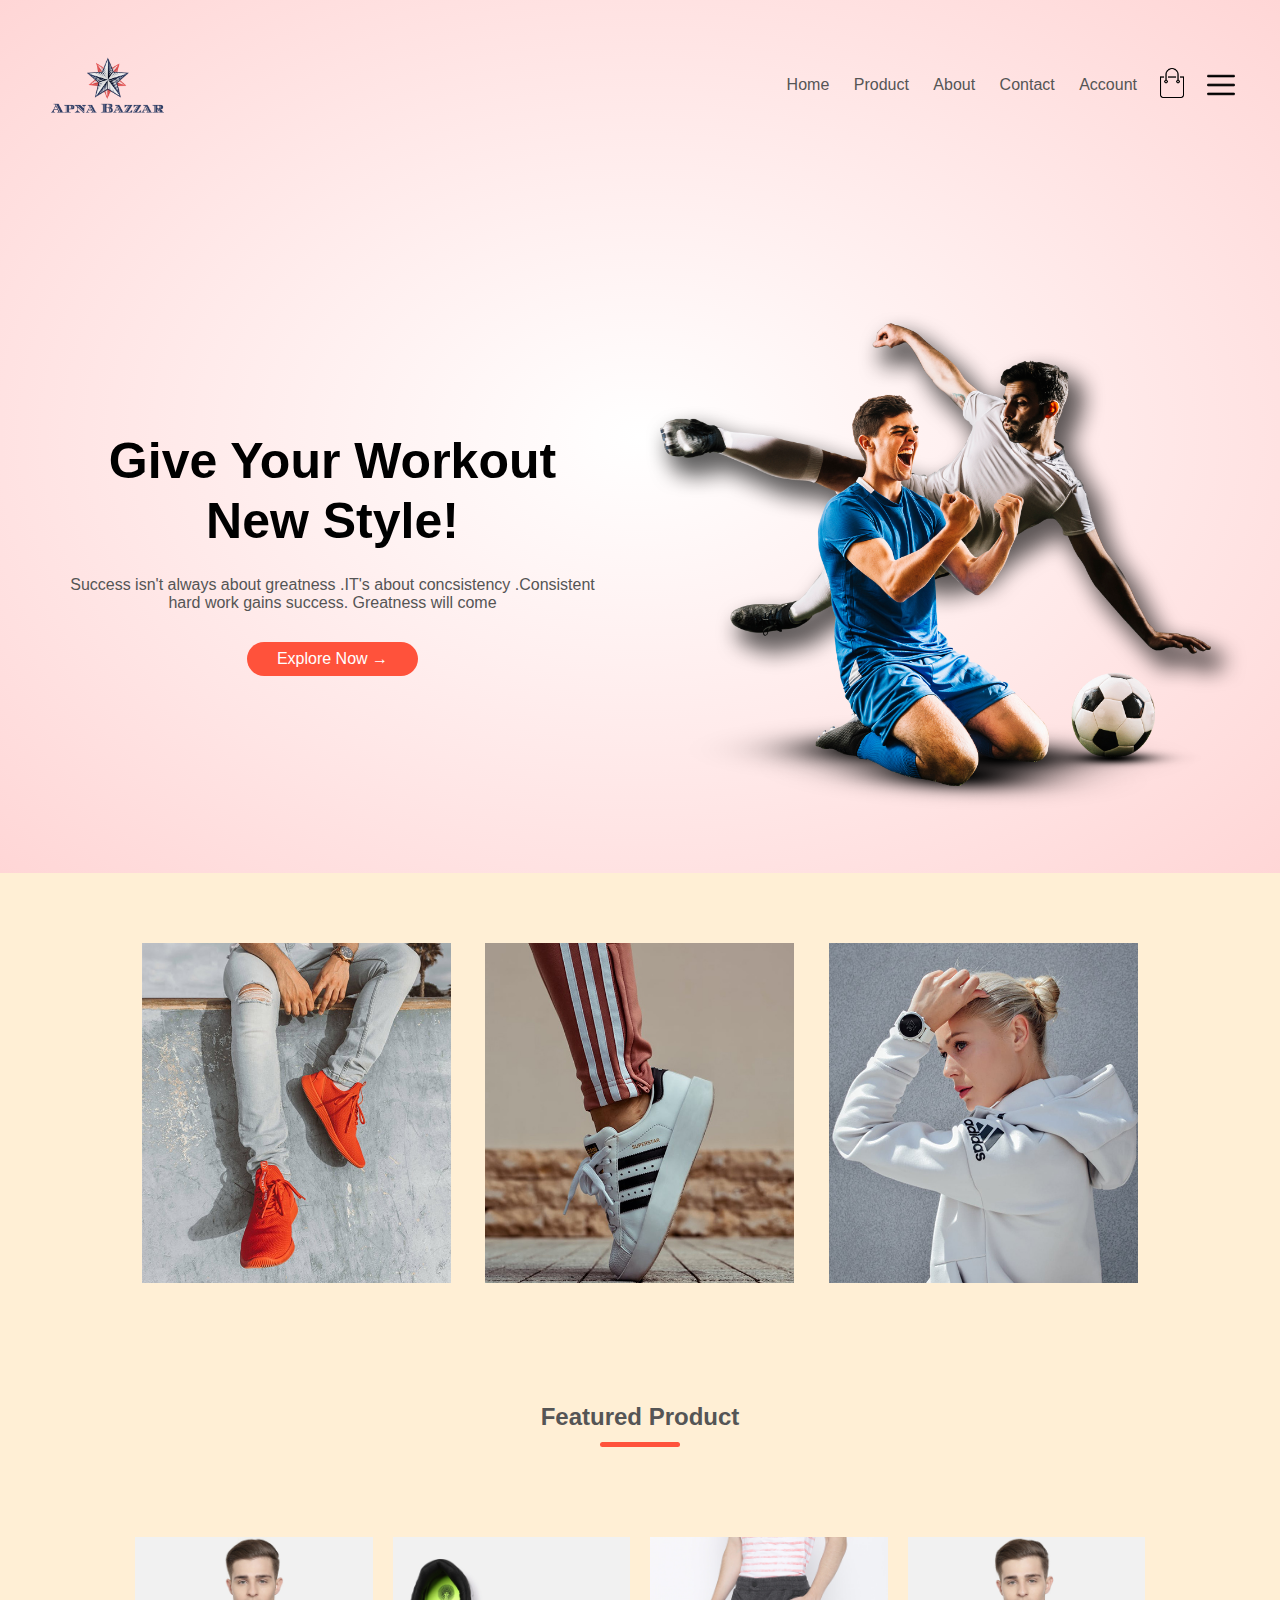
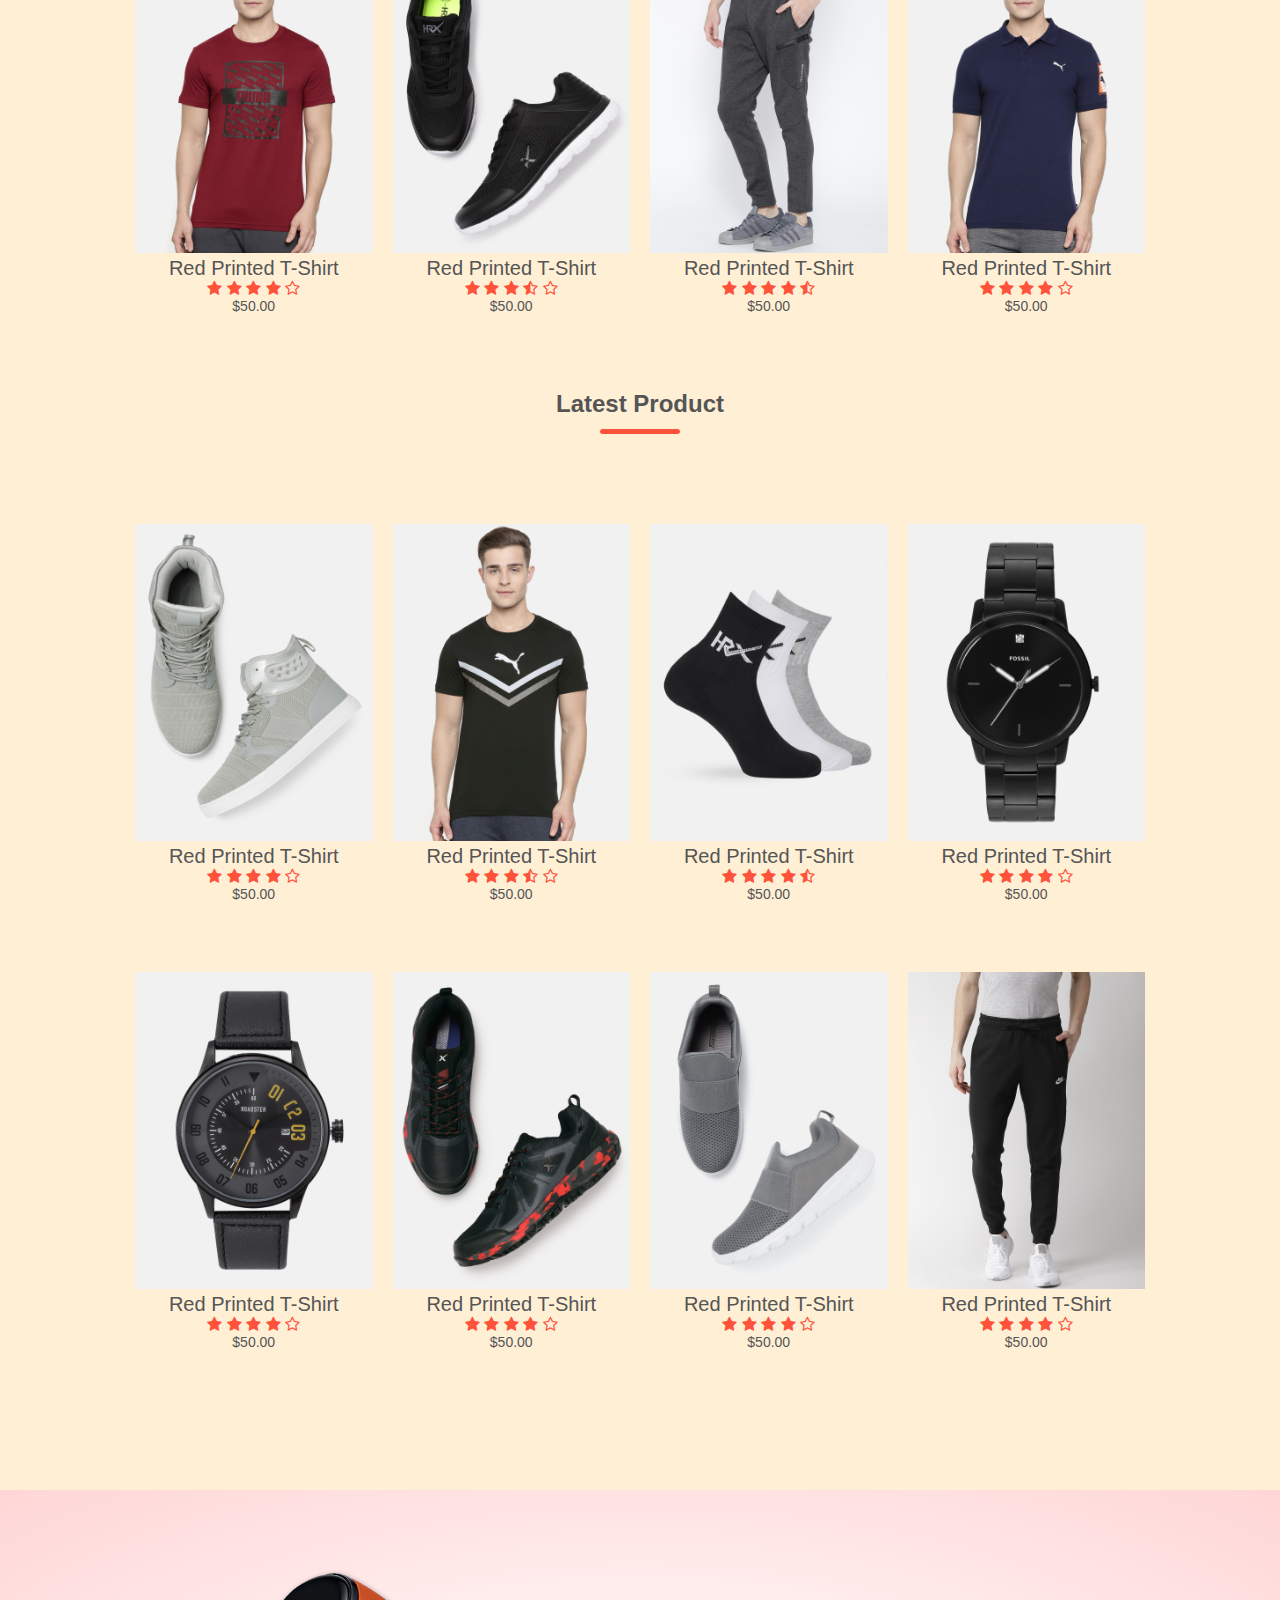
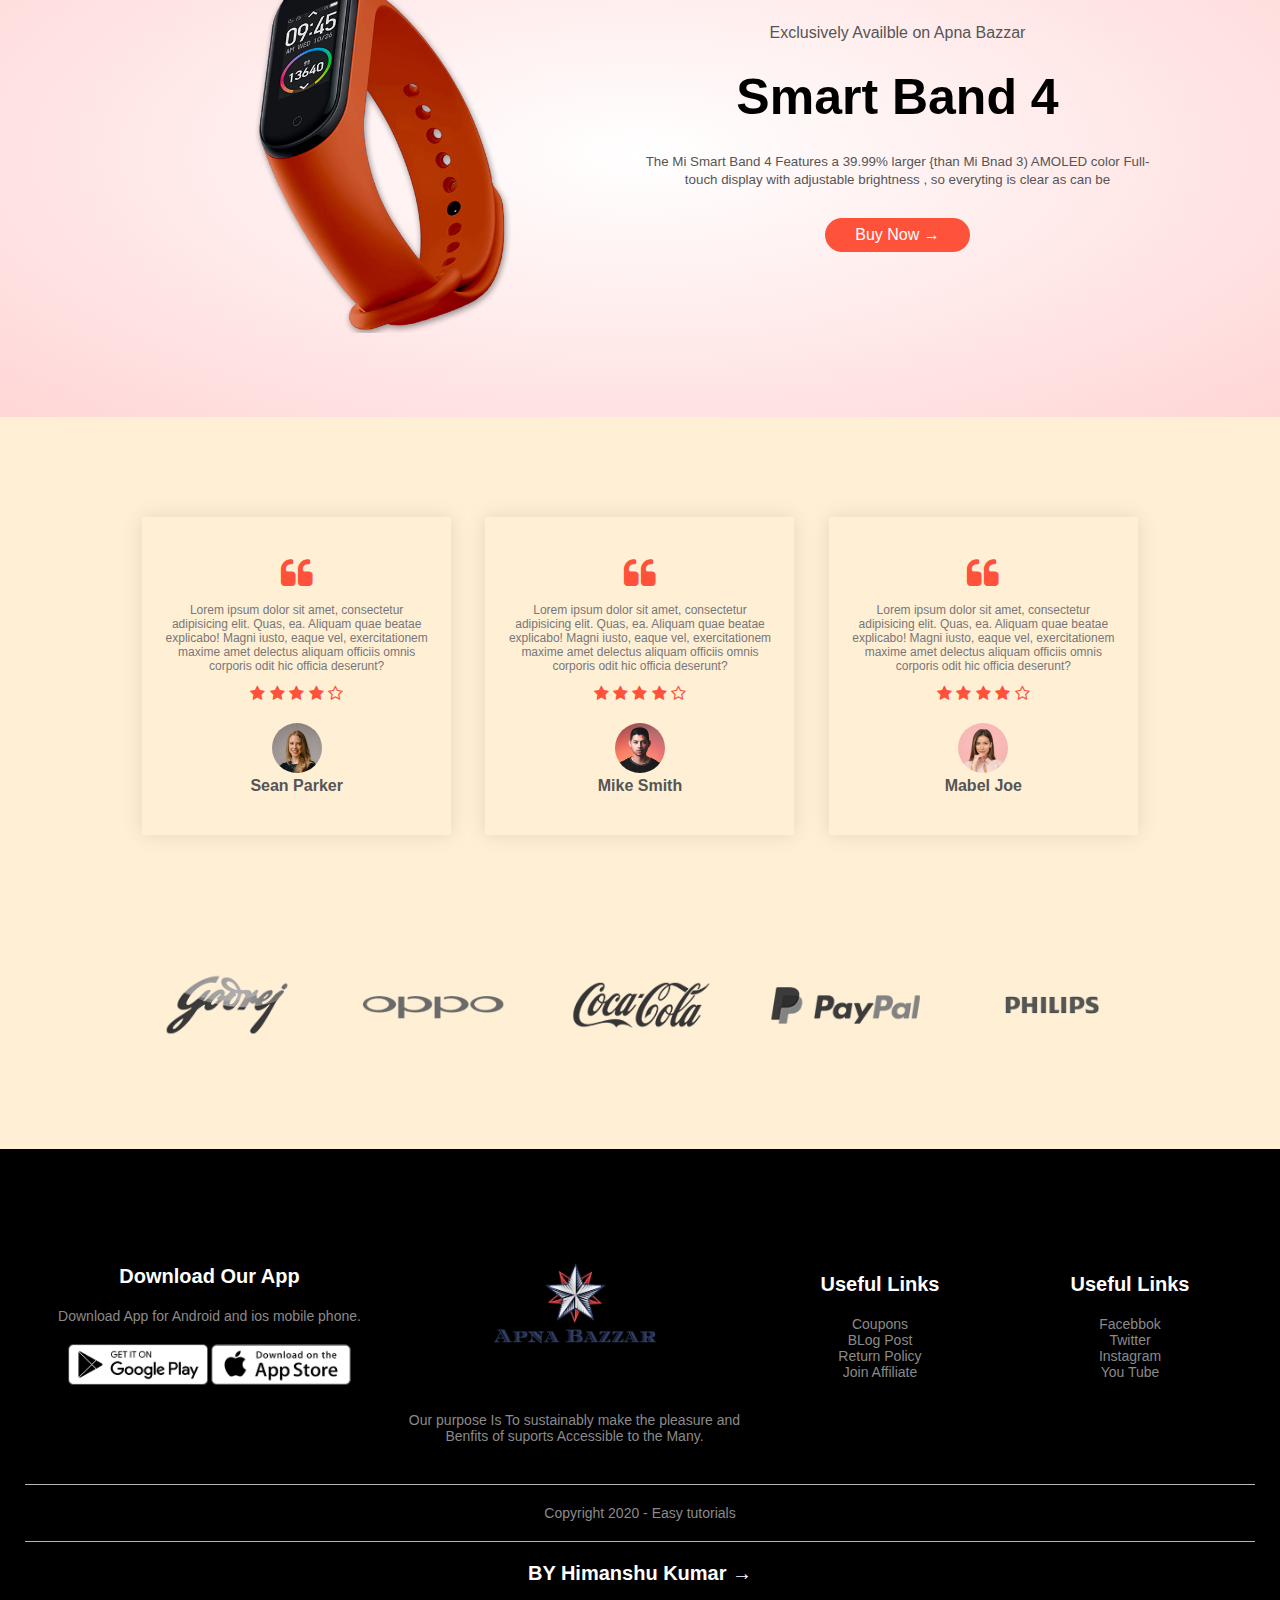
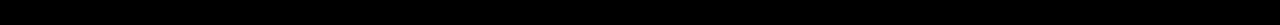
<file: index.html>
<!DOCTYPE html>
<html lang="en">

<head>
    <meta charset="UTF-8">
    <meta name="viewport" content="width=device-width, initial-scale=1.0">
    <title>Apna Bazzar | Ecommerce website</title>

    <link rel="stylesheet" href="https://him12.github.io/Apna-Bazzar/style.css">
    <link href="https://fonts.googleapis.com/css2?family=Poppins:wght@200;300;400;500;600;700&display=swap"
        rel="stylesheet">
    <link rel="stylesheet" href="https://stackpath.bootstrapcdn.com/font-awesome/4.7.0/css/font-awesome.min.css">
</head>

<body>
    <div class="header">
        <div class="container">

            <div class="navbar">
                <div class="logo">
                    <a href="index.html"><img src="images/logo.png" width="125px"></a> 
                </div>
                <nav>
                    <ul id="MenuItems">
                        <li><a href="index.html">Home</a></li>
                        <li><a href="products.html">Product</a></li>
                        <li><a href="">About</a></li>
                        <li><a href="contact.html">Contact</a></li>
                        <li><a href="account.html">Account</a></li>
                    </ul>
                </nav>
                <a href="cart.html"><img src="images/cart.png" width="30px" height="30px"></a>             
                <img src="images/menu.png" class="menu-icon" onclick="menutoggle()">
            </div>
            <div class="row">
                <div class="col-2">
                    <h1>Give Your Workout <br> New Style!</h1>
                    <p>Success isn't always about greatness .IT's about concsistency .Consistent<br> hard work gains
                        success.
                        Greatness will come</p>
                    <a href="" class="btn">Explore Now &#8594;</a>
                </div>
                <div class="col-2">
                    <img src="images/image1.png">
                </div>
            </div>
        </div>
    </div>

    <!--------------------------------------------Featured Catogeries----------------------------------->

    <div class="categories">
        <div class="small-container">
            <div class="row">
                <div class="col-3">
                    <img src="images/category-1.jpg">
                </div>
                <div class="col-3">
                    <img src="images/category-2.jpg">
                </div>
                <div class="col-3">
                    <img src="images/category-3.jpg">
                </div>
            </div>
        </div>

    </div>
    <!-------------------------------------Featured Produts ---------------------------------------------->
    <div class="small-container">

        <h2 class="title">Featured Product</h2>
        <div class="row">
            <div class="col-4">
                <a href="product-details.html"><img src="images/product-1.jpg"></a>
                <a href="product-details.html"><h4>Red Printed T-Shirt</h4></a>
                <div class="rating">
                    <i class="fa fa-star"></i>
                    <i class="fa fa-star"></i>
                    <i class="fa fa-star"></i>
                    <i class="fa fa-star"></i>
                    <i class="fa fa-star-o"></i>

                </div>
                <p>$50.00</p>
            </div>
            <div class="col-4">
                <img src="images/product-2.jpg">
                <h4>Red Printed T-Shirt</h4>
                <div class="rating">
                    <i class="fa fa-star"></i>
                    <i class="fa fa-star"></i>
                    <i class="fa fa-star"></i>
                    <i class="fa fa-star-half-o"></i>
                    <i class="fa fa-star-o"></i>

                </div>
                <p>$50.00</p>
            </div>
            <div class="col-4">
                <img src="images/product-3.jpg">
                <h4>Red Printed T-Shirt</h4>
                <div class="rating">
                    <i class="fa fa-star"></i>
                    <i class="fa fa-star"></i>
                    <i class="fa fa-star"></i>
                    <i class="fa fa-star"></i>
                    <i class="fa fa-star-half-o"></i>

                </div>
                <p>$50.00</p>
            </div>
            <div class="col-4">
                <img src="images/product-4.jpg">
                <h4>Red Printed T-Shirt</h4>
                <div class="rating">
                    <i class="fa fa-star"></i>
                    <i class="fa fa-star"></i>
                    <i class="fa fa-star"></i>
                    <i class="fa fa-star"></i>
                    <i class="fa fa-star-o"></i>

                </div>
                <p>$50.00</p>
            </div>
        </div>
        <h2 class="title">Latest Product</h2>
        <div class="row">
            <div class="col-4">
                <img src="images/product-5.jpg">
                <h4>Red Printed T-Shirt</h4>
                <div class="rating">
                    <i class="fa fa-star"></i>
                    <i class="fa fa-star"></i>
                    <i class="fa fa-star"></i>
                    <i class="fa fa-star"></i>
                    <i class="fa fa-star-o"></i>

                </div>
                <p>$50.00</p>
            </div>
            <div class="col-4">
                <img src="images/product-6.jpg">
                <h4>Red Printed T-Shirt</h4>
                <div class="rating">
                    <i class="fa fa-star"></i>
                    <i class="fa fa-star"></i>
                    <i class="fa fa-star"></i>
                    <i class="fa fa-star-half-o"></i>
                    <i class="fa fa-star-o"></i>

                </div>
                <p>$50.00</p>
            </div>
            <div class="col-4">
                <img src="images/product-7.jpg">
                <h4>Red Printed T-Shirt</h4>
                <div class="rating">
                    <i class="fa fa-star"></i>
                    <i class="fa fa-star"></i>
                    <i class="fa fa-star"></i>
                    <i class="fa fa-star"></i>
                    <i class="fa fa-star-half-o"></i>

                </div>
                <p>$50.00</p>
            </div>
            <div class="col-4">
                <img src="images/product-8.jpg">
                <h4>Red Printed T-Shirt</h4>
                <div class="rating">
                    <i class="fa fa-star"></i>
                    <i class="fa fa-star"></i>
                    <i class="fa fa-star"></i>
                    <i class="fa fa-star"></i>
                    <i class="fa fa-star-o"></i>
                </div>
                <p>$50.00</p>
            </div>
            <div class="col-4">
                <img src="images/product-9.jpg">
                <h4>Red Printed T-Shirt</h4>
                <div class="rating">
                    <i class="fa fa-star"></i>
                    <i class="fa fa-star"></i>
                    <i class="fa fa-star"></i>
                    <i class="fa fa-star"></i>
                    <i class="fa fa-star-o"></i>
                </div>
                <p>$50.00</p>
            </div>
            <div class="col-4">
                <img src="images/product-10.jpg">
                <h4>Red Printed T-Shirt</h4>
                <div class="rating">
                    <i class="fa fa-star"></i>
                    <i class="fa fa-star"></i>
                    <i class="fa fa-star"></i>
                    <i class="fa fa-star"></i>
                    <i class="fa fa-star-o"></i>
                </div>
                <p>$50.00</p>
            </div>
            <div class="col-4">
                <img src="images/product-11.jpg">
                <h4>Red Printed T-Shirt</h4>
                <div class="rating">
                    <i class="fa fa-star"></i>
                    <i class="fa fa-star"></i>
                    <i class="fa fa-star"></i>
                    <i class="fa fa-star"></i>
                    <i class="fa fa-star-o"></i>
                </div>
                <p>$50.00</p>
            </div>
            <div class="col-4">
                <img src="images/product-12.jpg">
                <h4>Red Printed T-Shirt</h4>
                <div class="rating">
                    <i class="fa fa-star"></i>
                    <i class="fa fa-star"></i>
                    <i class="fa fa-star"></i>
                    <i class="fa fa-star"></i>
                    <i class="fa fa-star-o"></i>
                </div>
                <p>$50.00</p>
            </div>
        </div>
    </div>
    <!---------------------------------------------------------------Offer--------------------------------------------------------->
    <div class="offer">
        <div class="small-container">
            <div class="row">
                <div class="col-2">
                    <img src="images/exclusive.png" class="offer-img">
                </div>
                <div class="col-2">
                    <p>Exclusively Availble on Apna Bazzar</p>
                    <h1>Smart Band 4</h1>
                    <small>The Mi Smart Band 4 Features a 39.99% larger {than Mi Bnad 3) AMOLED color Full-touch display
                        with adjustable brightness , so everyting is clear as can be</small>
                    <a href="" class="btn"> Buy Now &#8594;</a>
                </div>
            </div>
        </div>
    </div>
    <!----------------------------------------------------testinomial------------------------------------------------------------->
    <div class="testinomial">
        <div class="small-container">
            <div class="row">
                <div class="col-3">
                    <i class="fa fa-quote-left"></i>
                    <p>Lorem ipsum dolor sit amet, consectetur adipisicing elit. Quas, ea. Aliquam quae beatae
                        explicabo! Magni iusto, eaque vel, exercitationem maxime amet delectus aliquam officiis omnis
                        corporis odit hic officia deserunt?</p>
                    <div class="rating">
                        <i class="fa fa-star"></i>
                        <i class="fa fa-star"></i>
                        <i class="fa fa-star"></i>
                        <i class="fa fa-star"></i>
                        <i class="fa fa-star-o"></i>
                    </div>
                    <img src="images/user-1.png">
                    <h3>Sean Parker</h3>
                </div>
                <div class="col-3">
                    <i class="fa fa-quote-left"></i>
                    <p>Lorem ipsum dolor sit amet, consectetur adipisicing elit. Quas, ea. Aliquam quae beatae
                        explicabo! Magni iusto, eaque vel, exercitationem maxime amet delectus aliquam officiis omnis
                        corporis odit hic officia deserunt?</p>
                    <div class="rating">
                        <i class="fa fa-star"></i>
                        <i class="fa fa-star"></i>
                        <i class="fa fa-star"></i>
                        <i class="fa fa-star"></i>
                        <i class="fa fa-star-o"></i>
                    </div>
                    <img src="images/user-2.png">
                    <h3>Mike Smith</h3>
                </div>
                <div class="col-3">
                    <i class="fa fa-quote-left"></i>
                    <p>Lorem ipsum dolor sit amet, consectetur adipisicing elit. Quas, ea. Aliquam quae beatae
                        explicabo! Magni iusto, eaque vel, exercitationem maxime amet delectus aliquam officiis omnis
                        corporis odit hic officia deserunt?</p>
                    <div class="rating">
                        <i class="fa fa-star"></i>
                        <i class="fa fa-star"></i>
                        <i class="fa fa-star"></i>
                        <i class="fa fa-star"></i>
                        <i class="fa fa-star-o"></i>
                    </div>
                    <img src="images/user-3.png">
                    <h3>Mabel Joe</h3>
                </div>
            </div>
        </div>
    </div>
    <!----------------------------------------------------------Brands----------------------------------------------------->
    <div class="brands">
        <div class="small-container">
            <div class="row">
                <div class="col-5">
                    <img src="images/logo-godrej.png">
                </div>
                <div class="col-5">
                    <img src="images/logo-oppo.png">
                </div>
                <div class="col-5">
                    <img src="images/logo-coca-cola.png">
                </div>
                <div class="col-5">
                    <img src="images/logo-paypal.png">
                </div>
                <div class="col-5">
                    <img src="images/logo-philips.png">
                </div>

            </div>
        </div>
    </div>
    <!----------------------------------------footer------------------------------------>
    <div class="footer">
        <div class="container">
            <div class="row">
                <div class="footer-col-1">
                    <h3>Download Our App</h3>
                    <p>Download App for Android and ios mobile phone.</p>
                    <div class="app-logo">
                        <img src="images/play-store.png">
                        <img src="images/app-store.png">
                    </div>
                </div>
                <div class="footer-col-2">
                    <img src="images/logo.png">
                    <p>Our purpose Is To sustainably make the pleasure and Benfits of suports Accessible to the Many.
                    </p>
                </div>
                <div class="footer-col-3">
                    <h3>Useful Links</h3>
                    <ul>
                        <li>Coupons</li>
                        <li>BLog Post</li>
                        <li>Return Policy</li>
                        <li>Join Affiliate</li>
                    </ul>
                </div>
                <div class="footer-col-4">
                    <h3>Useful Links</h3>
                    <ul>
                        <li>Facebbok</li>
                        <li>Twitter</li>
                        <li>Instagram</li>
                        <li>You Tube</li>
                    </ul>
                </div>
            </div>
            <hr>
            <p class="copyright">Copyright 2020 - Easy tutorials</p>
            <hr>

            <h3> BY Himanshu Kumar &#8594;</h3>
        </div>
    </div>
    <!--------------------------------js for toggle menu-------------------------------->
    <script>
        var MenuItems = document.getElementById("MenuItems");
        MenuItems.style.maxHeight = "Opx";

        function menutoggle() {
            if (MenuItems.style.maxHeight == "0px") {
                MenuItems.style.maxHeight = "200px"
            } else {
                MenuItems.style.maxHeight == "0px"
            }
        }
    </script>
</body>

</html>
</file>
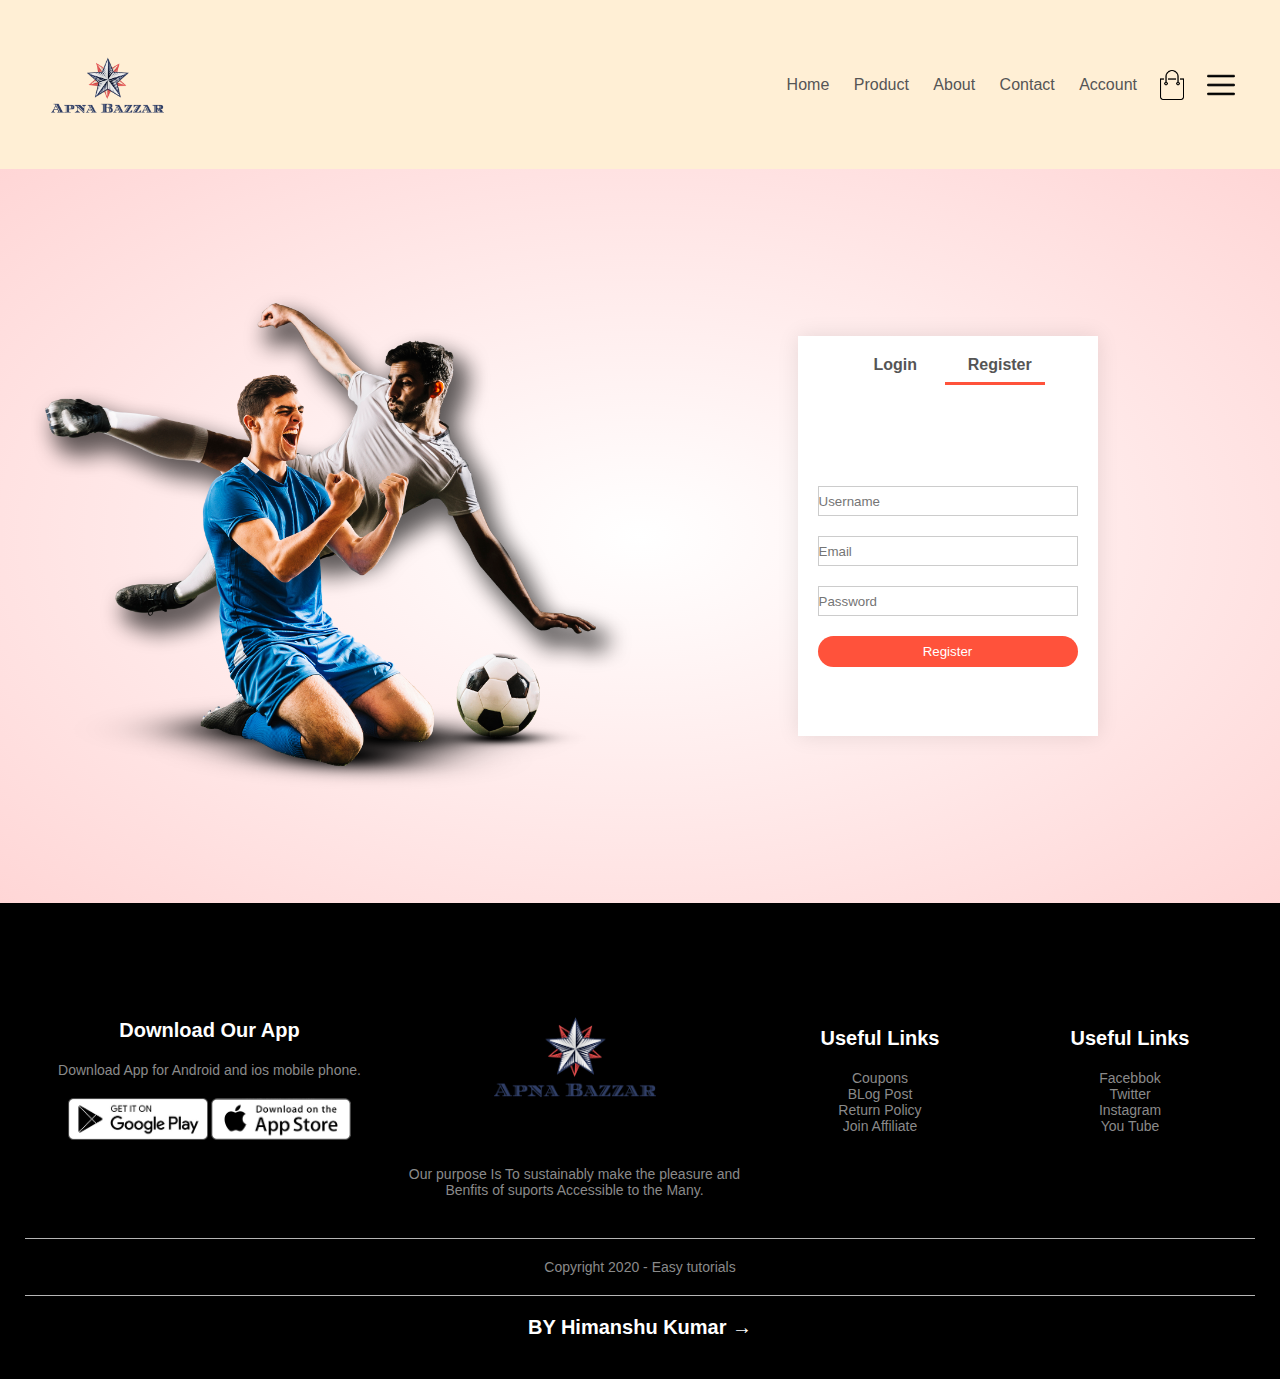
<file: account.html>
<!DOCTYPE html>
<html lang="en">

<head>
    <meta charset="UTF-8">
    <meta name="viewport" content="width=device-width, initial-scale=1.0">
    <title>All Products - Apna Bazzar</title>

    <link rel="stylesheet" href="style.css">
    <link href="https://fonts.googleapis.com/css2?family=Poppins:wght@200;300;400;500;600;700&display=swap"
        rel="stylesheet">
    <link rel="stylesheet" href="https://stackpath.bootstrapcdn.com/font-awesome/4.7.0/css/font-awesome.min.css">
</head>

<body>

    <div class="container">

        <div class="navbar">
            <div class="logo">
                <img src="images/logo.png" width="125px">
            </div>
            <nav>
                <ul id="MenuItems">
                    <li><a href="">Home</a></li>
                    <li><a href="">Product</a></li>
                    <li><a href="">About</a></li>
                    <li><a href="">Contact</a></li>
                    <li><a href="">Account</a></li>
                </ul>
            </nav>
            <img src="images/cart.png" width="30px" height="30px">
            <img src="images/menu.png" class="menu-icon" onclick="menutoggle()">
        </div>
    </div>
    <!-------------------------account page---------------------->

    <div class="account-page">
        <div class="container">
            <div class="row">
                <div class="col-2">
                    <img src="images/image1.png" width="100%">
                </div>

                    <div class="col-2">
                        <div class="form-container">
                        <div class="form-btn">
                         <span onclick="login()"> Login</span>
                         <span onclick="register()">Register</span>
                         <hr id="Indicator">
                           </div>

                             <form id="LoginForm">
                                 <input type="text" placeholder="Username">
                                 <input type="password" placeholder="Password">
                                 <button type="submit" class="btn">Login</button>
                                 <a href="`">Forgot Password</a>
                             </form>

                             <form id="RegForm">
                                <input type="text" placeholder="Username">
                                <input type="email" placeholder="Email">
                                <input type="password" placeholder="Password">
                                <button type="submit" class="btn">Register</button>
                            </form>


                        </div>
                    </div>
            </div>
        </div>
    </div>


    <!----------------------------------------footer------------------------------------>
    <div class="footer">
        <div class="container">
            <div class="row">
                <div class="footer-col-1">
                    <h3>Download Our App</h3>
                    <p>Download App for Android and ios mobile phone.</p>
                    <div class="app-logo">
                        <img src="images/play-store.png">
                        <img src="images/app-store.png">
                    </div>
                </div>
                <div class="footer-col-2">
                    <img src="images/logo.png">
                    <p>Our purpose Is To sustainably make the pleasure and Benfits of suports Accessible to the Many.
                    </p>
                </div>
                <div class="footer-col-3">
                    <h3>Useful Links</h3>
                    <ul>
                        <li>Coupons</li>
                        <li>BLog Post</li>
                        <li>Return Policy</li>
                        <li>Join Affiliate</li>
                    </ul>
                </div>
                <div class="footer-col-4">
                    <h3>Useful Links</h3>
                    <ul>
                        <li>Facebbok</li>
                        <li>Twitter</li>
                        <li>Instagram</li>
                        <li>You Tube</li>
                    </ul>
                </div>
            </div>
            <hr>
            <p class="copyright">Copyright 2020 - Easy tutorials</p>
            <hr>

            <h3> BY Himanshu Kumar &#8594;</h3>
        </div>
    </div>
    <!--------------------------------js for toggle menu-------------------------------->
    <script>
        var MenuItems = document.getElementById("MenuItems");
        MenuItems.style.maxHeight = "Opx";

        function menutoggle() {
            if (MenuItems.style.maxHeight == "0px") {
                MenuItems.style.maxHeight = "200px"
            } else {
                MenuItems.style.maxHeight == "0px"
            }
        }
    </script>

    <!-----------------js for toggle form--------------------->
    <script>
             var LoginForm = document.getElementById("LoginForm");
             var RegForm = document.getElementById("RegForm");
             var Indicator = document.getElementById("Indicator")

                     function register()
                     {
                         RegForm.style.transform = "translateX(0px)";
                         LoginForm.style.transform = "translateX(0px)";
                         Indicator.style.transform = "translateX(100px)";
                     }

                     function login()
                     {
                         RegForm.style.transform = "translateX(300px)";
                         LoginForm.style.transform = "translateX(300px)";
                         Indicator.style.transform = "translateX(0px)";
                     }

    </script>


</body>

</html>
</file>
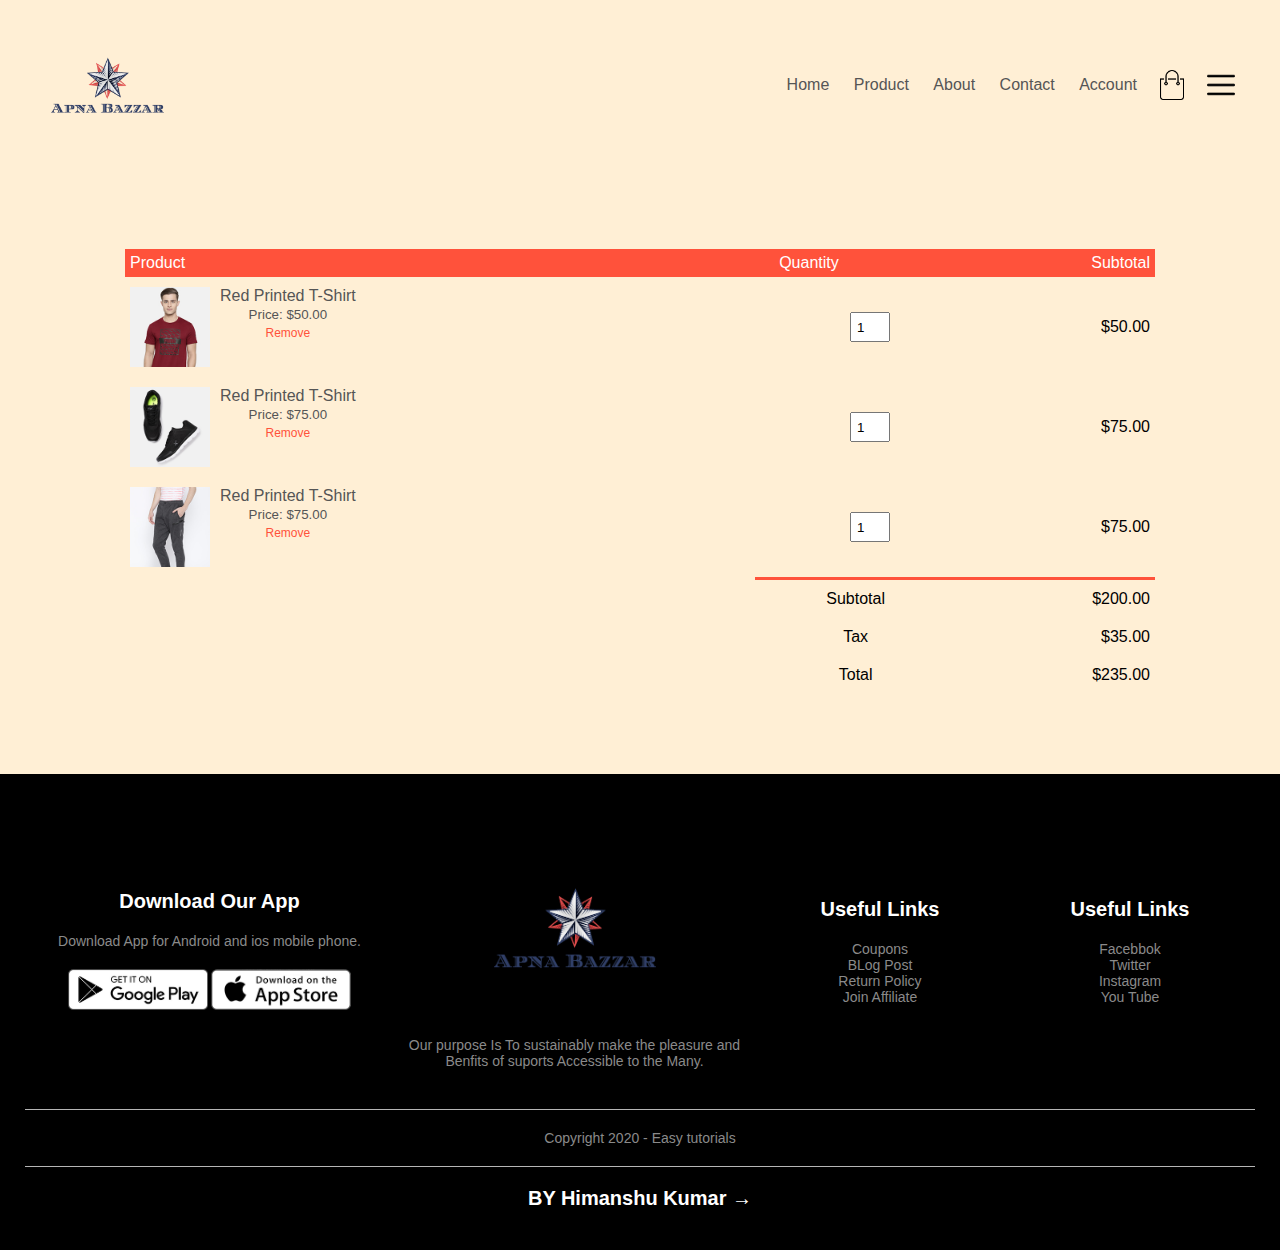
<file: cart.html>
<!DOCTYPE html>
<html lang="en">

<head>
    <meta charset="UTF-8">
    <meta name="viewport" content="width=device-width, initial-scale=1.0">
    <title>All Products - Apna Bazzar</title>

    <link rel="stylesheet" href="style.css">
    <link href="https://fonts.googleapis.com/css2?family=Poppins:wght@200;300;400;500;600;700&display=swap"
        rel="stylesheet">
    <link rel="stylesheet" href="https://stackpath.bootstrapcdn.com/font-awesome/4.7.0/css/font-awesome.min.css">
</head>

<body>

    <div class="container">

        <div class="navbar">
            <div class="logo">
                <img src="images/logo.png" width="125px">
            </div>
            <nav>
                <ul id="MenuItems">
                    <li><a href="">Home</a></li>
                    <li><a href="">Product</a></li>
                    <li><a href="">About</a></li>
                    <li><a href="">Contact</a></li>
                    <li><a href="">Account</a></li>
                </ul>
            </nav>
            <img src="images/cart.png" width="30px" height="30px">
            <img src="images/menu.png" class="menu-icon" onclick="menutoggle()">
        </div>
    </div>
    <!--------------------------cart item details---------------------->
<div class="small-container cart-page">
    <table>
<tr>
    <th>Product</th>
    <th>Quantity</th>
    <th>Subtotal</th>
</tr>
<tr>
    <td>
<div class="cart-info">
    <img src="images/buy-1.jpg" >
    <div>
        <p>Red Printed T-Shirt</p>
        <small>Price: $50.00</small>
        <br>
        <a href="">Remove</a>
    </div>
</div>
    </td>
    <td><input type="number" value="1"></td>
    <td>$50.00</td>
</tr>
<tr>
    <td>
<div class="cart-info">
    <img src="images/buy-2.jpg" >
    <div>
        <p>Red Printed T-Shirt</p>
        <small>Price: $75.00</small>
        <br>
        <a href="">Remove</a>
    </div>
</div>
    </td>
    <td><input type="number" value="1"></td>
    <td>$75.00</td>
</tr>
<tr>
    <td>
<div class="cart-info">
    <img src="images/buy-3.jpg" >
    <div>
        <p>Red Printed T-Shirt</p>
        <small>Price: $75.00</small>
        <br>
        <a href="">Remove</a>
    </div>
</div>
    </td>
    <td><input type="number" value="1"></td>
    <td>$75.00</td>
</tr>

    </table>
<div class="total-price">
    <table>
        <tr>
            <td>Subtotal</td>
            <td>$200.00</td>
        </tr>
        <tr>
            <td>Tax</td>
            <td>$35.00</td>
        </tr>
        <tr>
            <td>Total</td>
            <td>$235.00</td>
        </tr>

    </table>
</div>
</div>  
    <!----------------------------------------footer------------------------------------>
    <div class="footer">
        <div class="container">
            <div class="row">
                <div class="footer-col-1">
                    <h3>Download Our App</h3>
                    <p>Download App for Android and ios mobile phone.</p>
                    <div class="app-logo">
                        <img src="images/play-store.png">
                        <img src="images/app-store.png">
                    </div>
                </div>
                <div class="footer-col-2">
                    <img src="images/logo.png">
                    <p>Our purpose Is To sustainably make the pleasure and Benfits of suports Accessible to the Many.
                    </p>
                </div>
                <div class="footer-col-3">
                    <h3>Useful Links</h3>
                    <ul>
                        <li>Coupons</li>
                        <li>BLog Post</li>
                        <li>Return Policy</li>
                        <li>Join Affiliate</li>
                    </ul>
                </div>
                <div class="footer-col-4">
                    <h3>Useful Links</h3>
                    <ul>
                        <li>Facebbok</li>
                        <li>Twitter</li>
                        <li>Instagram</li>
                        <li>You Tube</li>
                    </ul>
                </div>
            </div>
            <hr>
            <p class="copyright">Copyright 2020 - Easy tutorials</p>
            <hr>

            <h3> BY Himanshu Kumar &#8594;</h3>
        </div>
    </div>
    <!--------------------------------js for toggle menu-------------------------------->
    <script>
        var MenuItems = document.getElementById("MenuItems");
        MenuItems.style.maxHeight = "Opx";

        function menutoggle() {
            if (MenuItems.style.maxHeight == "0px") {
                MenuItems.style.maxHeight = "200px"
            } else {
                MenuItems.style.maxHeight == "0px"
            }
        }
    </script>


</body>

</html>
</file>
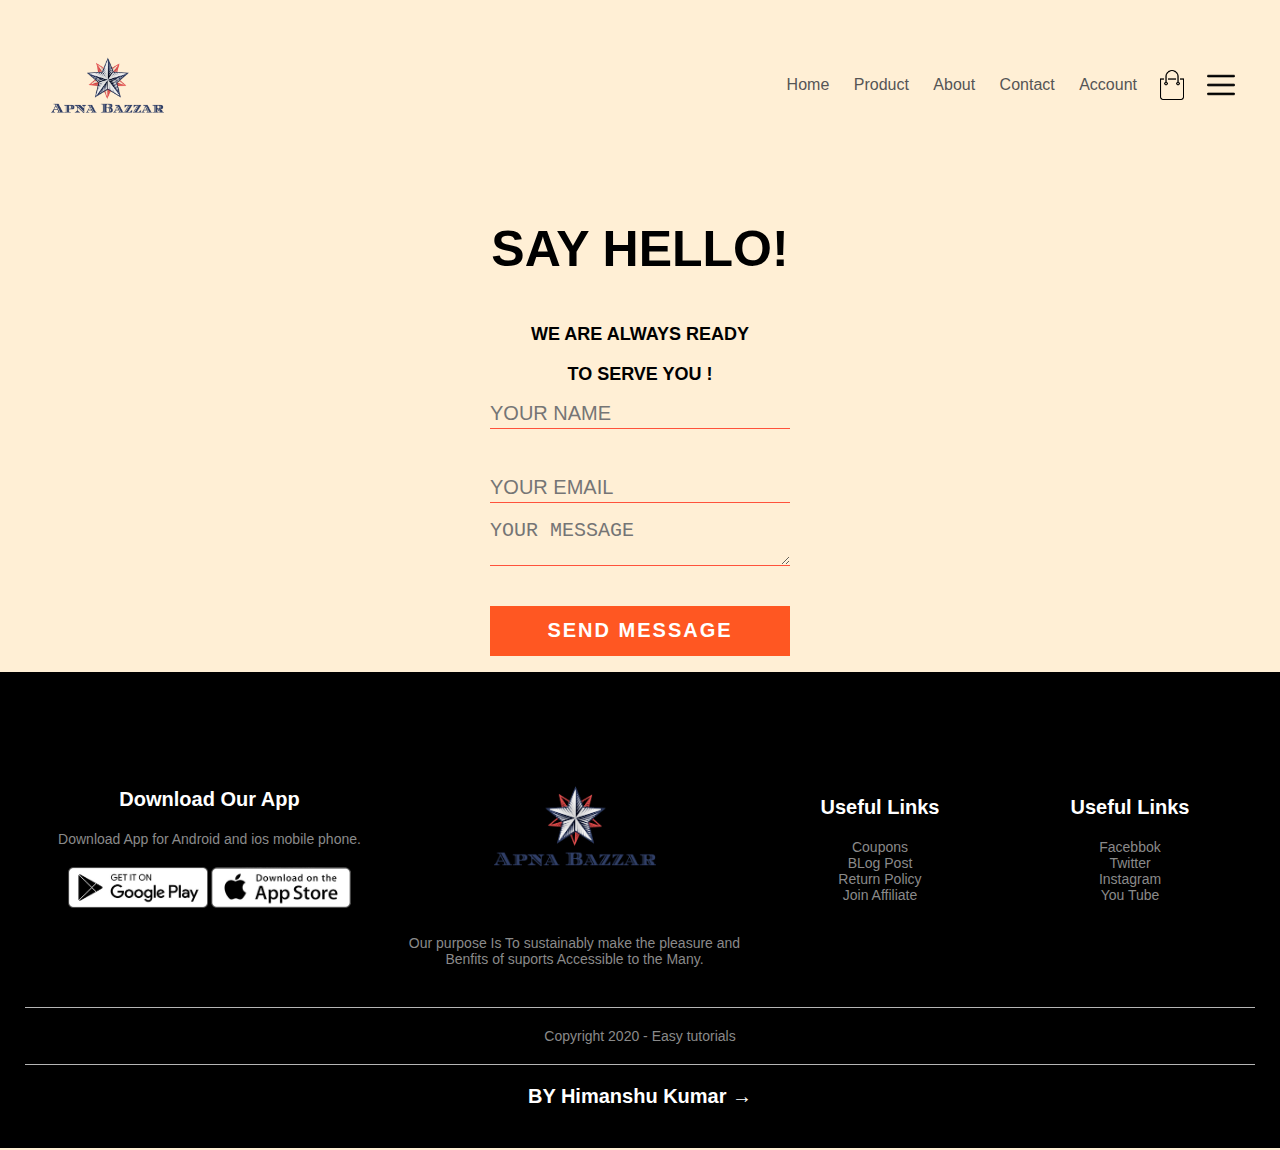
<file: contact.html>
<!DOCTYPE html>
<html lang="en">

<head>
    <meta charset="UTF-8">
    <meta name="viewport" content="width=device-width, initial-scale=1.0">
    <title>All Products - Apna Bazzar</title>

    <link rel="stylesheet" href="style.css">
    <link href="https://fonts.googleapis.com/css2?family=Poppins:wght@200;300;400;500;600;700&display=swap"
        rel="stylesheet">
    <link rel="stylesheet" href="https://stackpath.bootstrapcdn.com/font-awesome/4.7.0/css/font-awesome.min.css">
</head>

<body>

    <div class="container">

        <div class="navbar">
            <div class="logo">
                <img src="images/logo.png" width="125px">
            </div>
            <nav>
                <ul id="MenuItems">
                    <li><a href="">Home</a></li>
                    <li><a href="">Product</a></li>
                    <li><a href="">About</a></li>
                    <li><a href="">Contact</a></li>
                    <li><a href="">Account</a></li>
                </ul>
            </nav>
            <img src="images/cart.png" width="30px" height="30px">
            <img src="images/menu.png" class="menu-icon" onclick="menutoggle()">
        </div>
    </div>
    <!-------------------------contact page---------------------->

    <div class="contact-title">
        <h1>Say Hello!</h1>
        <h2> We are always ready </h2>
        <h3>to serve you !</h3>
    </div>

    <div class="contact-form">
        <form id="contact-form" method="post" action="">
            <div class="txtb">

                <input name="name" type="text" class="form-control" placeholder="YOUR NAME" required> </div>
            <br>
            <input name="email" type="email" class="form-control" placeholder="YOUR EMAIL" required>
            <br>
            <textarea name="message" class="form-control" placeholder="YOUR MESSAGE" row="4" required></textarea>
            <br>
            <input type="submit" class="form-control submit" value="SEND MESSAGE">



        </form>
    </div>

    <!----------------------------------------footer------------------------------------>
    <div class="footer">
        <div class="container">
            <div class="row">
                <div class="footer-col-1">
                    <h3>Download Our App</h3>
                    <p>Download App for Android and ios mobile phone.</p>
                    <div class="app-logo">
                        <img src="images/play-store.png">
                        <img src="images/app-store.png">
                    </div>
                </div>
                <div class="footer-col-2">
                    <img src="images/logo.png">
                    <p>Our purpose Is To sustainably make the pleasure and Benfits of suports Accessible to the Many.
                    </p>
                </div>
                <div class="footer-col-3">
                    <h3>Useful Links</h3>
                    <ul>
                        <li>Coupons</li>
                        <li>BLog Post</li>
                        <li>Return Policy</li>
                        <li>Join Affiliate</li>
                    </ul>
                </div>
                <div class="footer-col-4">
                    <h3>Useful Links</h3>
                    <ul>
                        <li>Facebbok</li>
                        <li>Twitter</li>
                        <li>Instagram</li>
                        <li>You Tube</li>
                    </ul>
                </div>
            </div>
            <hr>
            <p class="copyright">Copyright 2020 - Easy tutorials</p>
            <hr>

            <h3> BY Himanshu Kumar &#8594;</h3>
        </div>
    </div>
    <!--------------------------------js for toggle menu-------------------------------->
    <script>
        var MenuItems = document.getElementById("MenuItems");
        MenuItems.style.maxHeight = "Opx";

        function menutoggle() {
            if (MenuItems.style.maxHeight == "0px") {
                MenuItems.style.maxHeight = "200px"
            } else {
                MenuItems.style.maxHeight == "0px"
            }
        }
    </script>

    <!-----------------js for toggle form--------------------->
    <script>
             var LoginForm = document.getElementById("LoginForm");
             var RegForm = document.getElementById("RegForm");
             var Indicator = document.getElementById("Indicator")

                     function register()
                     {
                         RegForm.style.transform = "translateX(0px)";
                         LoginForm.style.transform = "translateX(0px)";
                         Indicator.style.transform = "translateX(100px)";
                     }

                     function login()
                     {
                         RegForm.style.transform = "translateX(300px)";
                         LoginForm.style.transform = "translateX(300px)";
                         Indicator.style.transform = "translateX(0px)";
                     }

    </script>


</body>

</html>
</file>
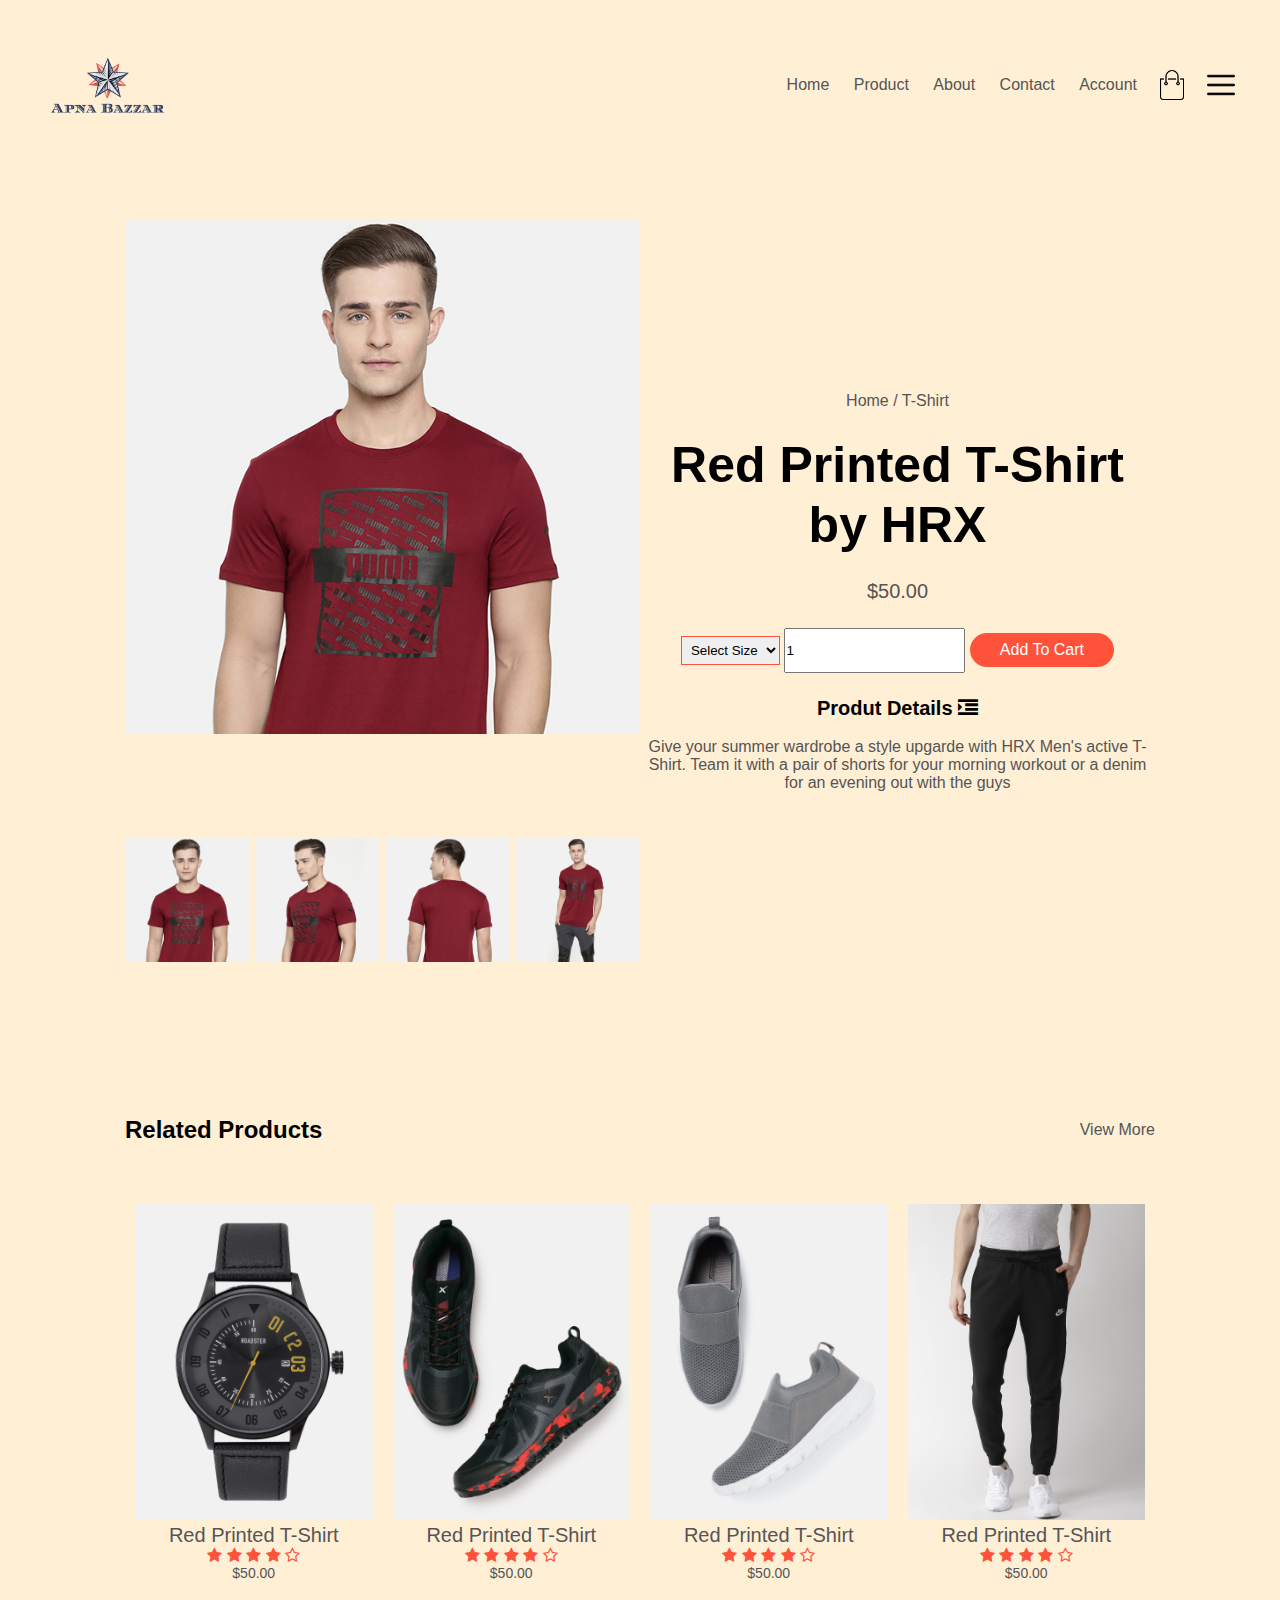
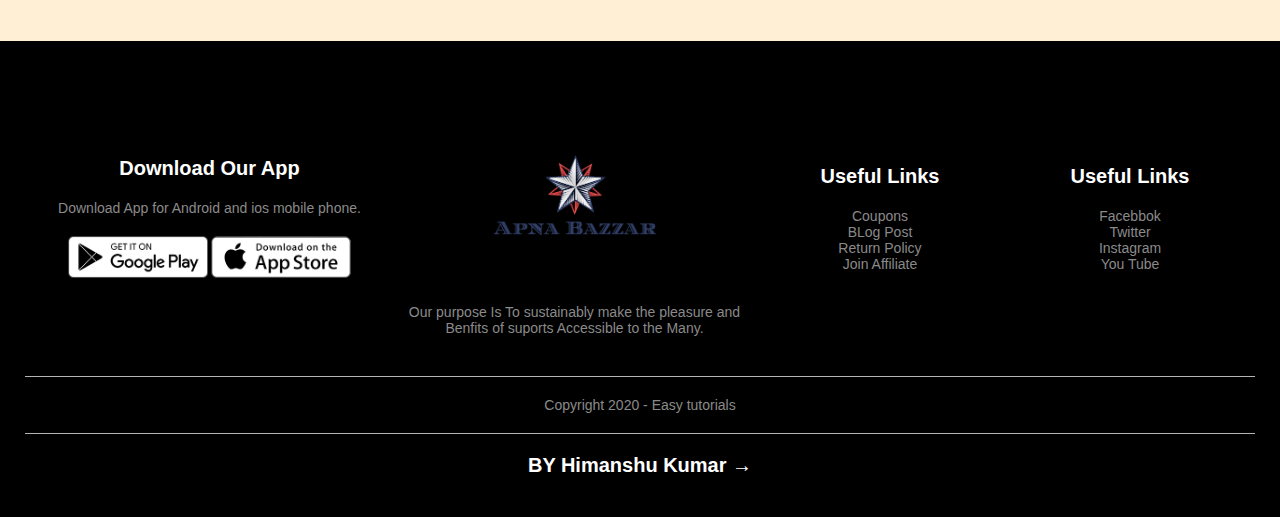
<file: product-details.html>
<!DOCTYPE html>
<html lang="en">

<head>
    <meta charset="UTF-8">
    <meta name="viewport" content="width=device-width, initial-scale=1.0">
    <title>All Products - Apna Bazzar</title>

    <link rel="stylesheet" href="style.css">
    <link href="https://fonts.googleapis.com/css2?family=Poppins:wght@200;300;400;500;600;700&display=swap"
        rel="stylesheet">
    <link rel="stylesheet" href="https://stackpath.bootstrapcdn.com/font-awesome/4.7.0/css/font-awesome.min.css">
</head>

<body>

    <div class="container">

        <div class="navbar">
            <div class="logo">
                <img src="images/logo.png" width="125px">
            </div>
            <nav>
                <ul id="MenuItems">
                    <li><a href="">Home</a></li>
                    <li><a href="">Product</a></li>
                    <li><a href="">About</a></li>
                    <li><a href="">Contact</a></li>
                    <li><a href="">Account</a></li>
                </ul>
            </nav>
            <img src="images/cart.png" width="30px" height="30px">
            <img src="images/menu.png" class="menu-icon" onclick="menutoggle()">
        </div>
    </div>
    <!------------------------------Single product details-------------------------------------->
    <div class="small-container">
        <div class="row">
            <div class="col-2">
                <img src="images/gallery-1.jpg" width="100%" id="ProductImg">

<div class="small-img-row">
    <div class="small-img-col">
        <img src="images/gallery-1.jpg"  width="100%" class="small-img">
    </div>
    <div class="small-img-col">
        <img src="images/gallery-2.jpg"  width="100%" class="small-img">
    </div>
    <div class="small-img-col">
        <img src="images/gallery-3.jpg"  width="100%" class="small-img">
    </div>
    <div class="small-img-col">
        <img src="images/gallery-4.jpg"  width="100%" class="small-img">
    </div>
</div>




            </div>
            <div class="col-2">
                <p>Home / T-Shirt</p>
                <h1>Red Printed T-Shirt by HRX</h1>
                <h4>$50.00</h4>
                <select>
                    <option>Select Size</option>
                    <option>XXL</option>
                    <option>XL</option>
                    <option>Large</option>
                    <option>Medium</option>
                    <option>Small</option>
                </select>
                <input type="number" value="1">
                <a href="" class="btn">Add To Cart</a>

                <h3>Produt Details <i class="fa fa-indent"></i></h3>
                 <br>
                <p>Give your summer wardrobe a style upgarde with HRX Men's active T-Shirt. Team it with a pair of
                    shorts for your morning workout or a denim for an evening out with the guys </p>
            </div>
        </div>
    </div>
<!------------------------------title------------------------------>
<div class="small-container">
    <div class="row row-2">
        <h2>Related Products</h2>
        <p>View More</p>

    </div>
</div>



<!----------------------------------products------------------------>
    <div class="small-container">
        <div class="row">
            <div class="col-4">
                <img src="images/product-9.jpg">
                <h4>Red Printed T-Shirt</h4>
                <div class="rating">
                    <i class="fa fa-star"></i>
                    <i class="fa fa-star"></i>
                    <i class="fa fa-star"></i>
                    <i class="fa fa-star"></i>
                    <i class="fa fa-star-o"></i>
                </div>
                <p>$50.00</p>
            </div>
            <div class="col-4">
                <img src="images/product-10.jpg">
                <h4>Red Printed T-Shirt</h4>
                <div class="rating">
                    <i class="fa fa-star"></i>
                    <i class="fa fa-star"></i>
                    <i class="fa fa-star"></i>
                    <i class="fa fa-star"></i>
                    <i class="fa fa-star-o"></i>
                </div>
                <p>$50.00</p>
            </div>
            <div class="col-4">
                <img src="images/product-11.jpg">
                <h4>Red Printed T-Shirt</h4>
                <div class="rating">
                    <i class="fa fa-star"></i>
                    <i class="fa fa-star"></i>
                    <i class="fa fa-star"></i>
                    <i class="fa fa-star"></i>
                    <i class="fa fa-star-o"></i>
                </div>
                <p>$50.00</p>
            </div>
            <div class="col-4">
                <img src="images/product-12.jpg">
                <h4>Red Printed T-Shirt</h4>
                <div class="rating">
                    <i class="fa fa-star"></i>
                    <i class="fa fa-star"></i>
                    <i class="fa fa-star"></i>
                    <i class="fa fa-star"></i>
                    <i class="fa fa-star-o"></i>
                </div>
                <p>$50.00</p>
            </div>
        </div>
    </div>

    <!----------------------------------------footer------------------------------------>
    <div class="footer">
        <div class="container">
            <div class="row">
                <div class="footer-col-1">
                    <h3>Download Our App</h3>
                    <p>Download App for Android and ios mobile phone.</p>
                    <div class="app-logo">
                        <img src="images/play-store.png">
                        <img src="images/app-store.png">
                    </div>
                </div>
                <div class="footer-col-2">
                    <img src="images/logo.png">
                    <p>Our purpose Is To sustainably make the pleasure and Benfits of suports Accessible to the Many.
                    </p>
                </div>
                <div class="footer-col-3">
                    <h3>Useful Links</h3>
                    <ul>
                        <li>Coupons</li>
                        <li>BLog Post</li>
                        <li>Return Policy</li>
                        <li>Join Affiliate</li>
                    </ul>
                </div>
                <div class="footer-col-4">
                    <h3>Useful Links</h3>
                    <ul>
                        <li>Facebbok</li>
                        <li>Twitter</li>
                        <li>Instagram</li>
                        <li>You Tube</li>
                    </ul>
                </div>
            </div>
            <hr>
            <p class="copyright">Copyright 2020 - Easy tutorials</p>
            <hr>

            <h3> BY Himanshu Kumar &#8594;</h3>
        </div>
    </div>
    <!--------------------------------js for toggle menu-------------------------------->
    <script>
        var MenuItems = document.getElementById("MenuItems");
        MenuItems.style.maxHeight = "Opx";

        function menutoggle() {
            if (MenuItems.style.maxHeight == "0px") {
                MenuItems.style.maxHeight = "200px"
            } else {
                MenuItems.style.maxHeight == "0px"
            }
        }
    </script>
<!----------------------js for toggle gallery------------------>
<script>

var ProductImg = document.getElementById("ProductImg");
var SmallImg = document.getElementsByClassName("small-img");

SmallImg[0].onclick = function()
{
    ProductImg.src = SmallImg[0].src;
}
SmallImg[1].onclick = function()
{
    ProductImg.src = SmallImg[1].src;
}
SmallImg[2].onclick = function()
{
    ProductImg.src = SmallImg[2].src;
}
SmallImg[3].onclick = function()
{
    ProductImg.src = SmallImg[3].src; 
}
</script>

</body>

</html>
</file>
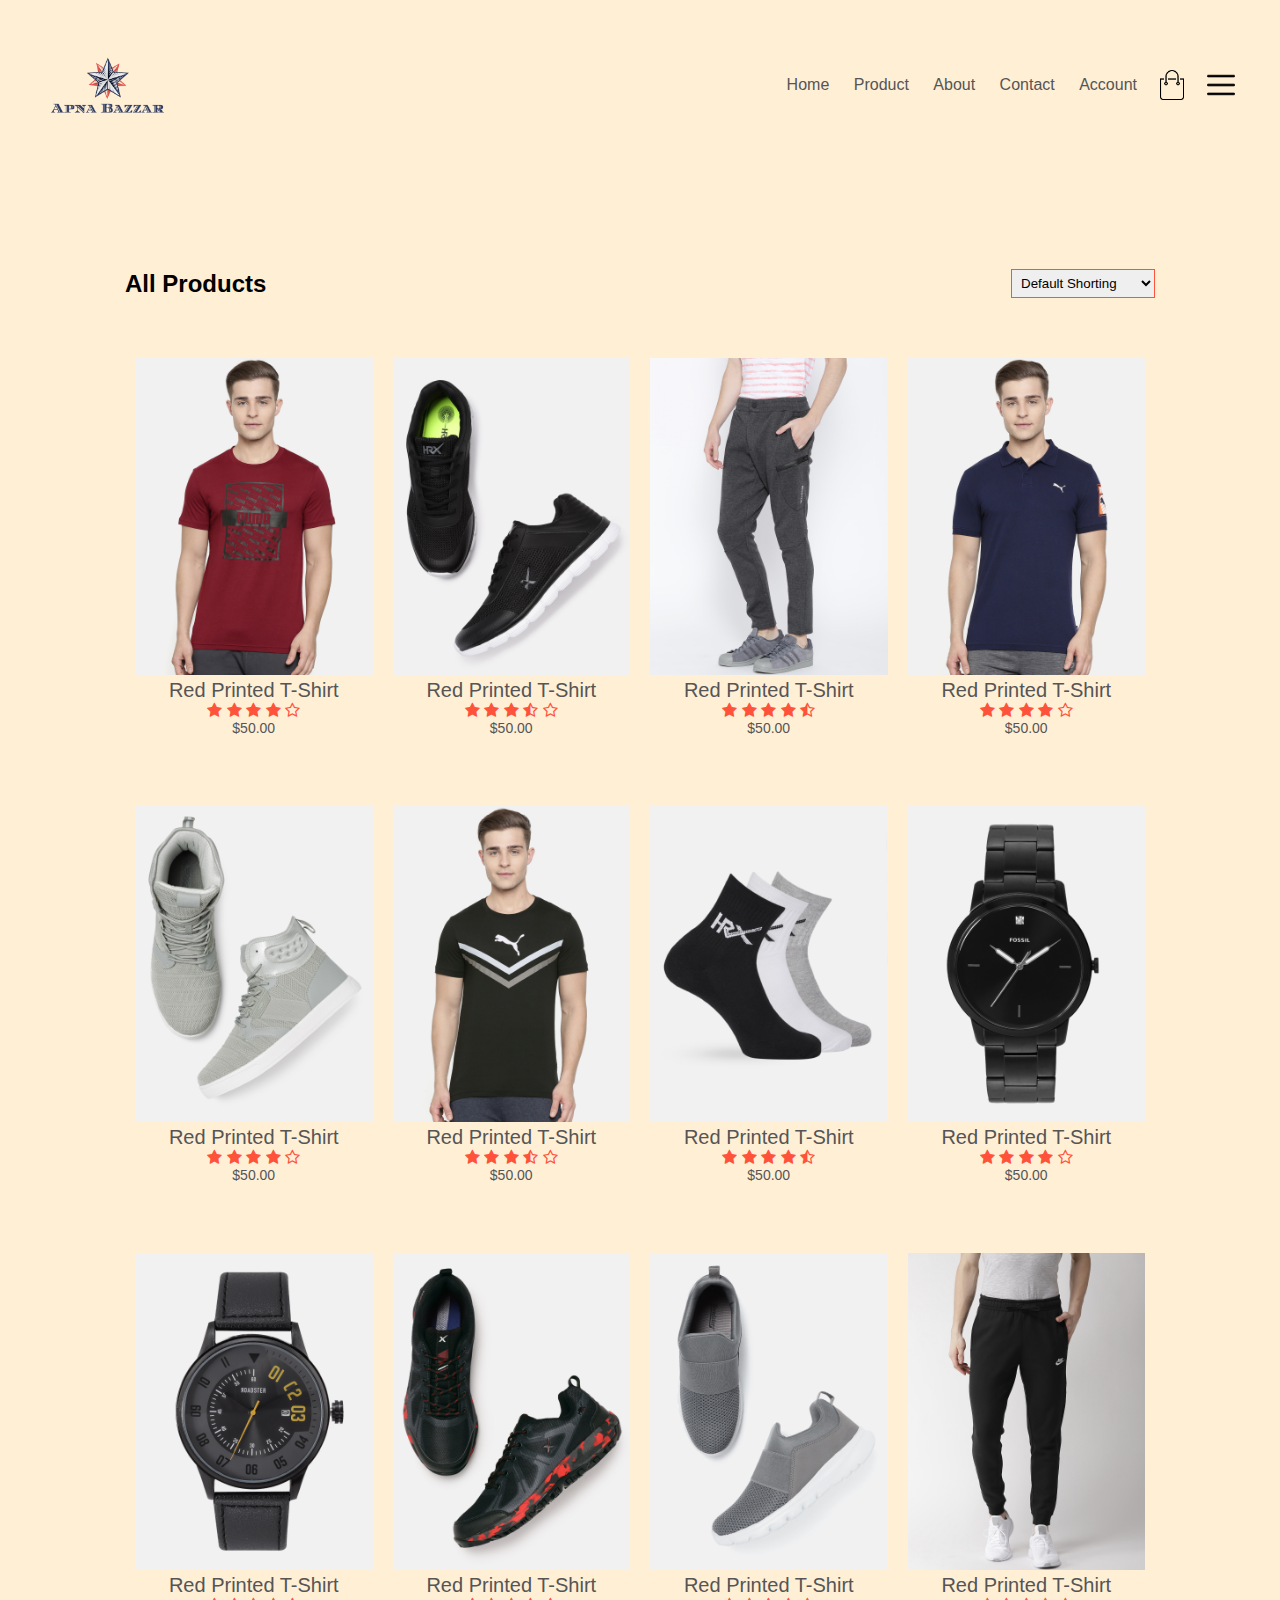
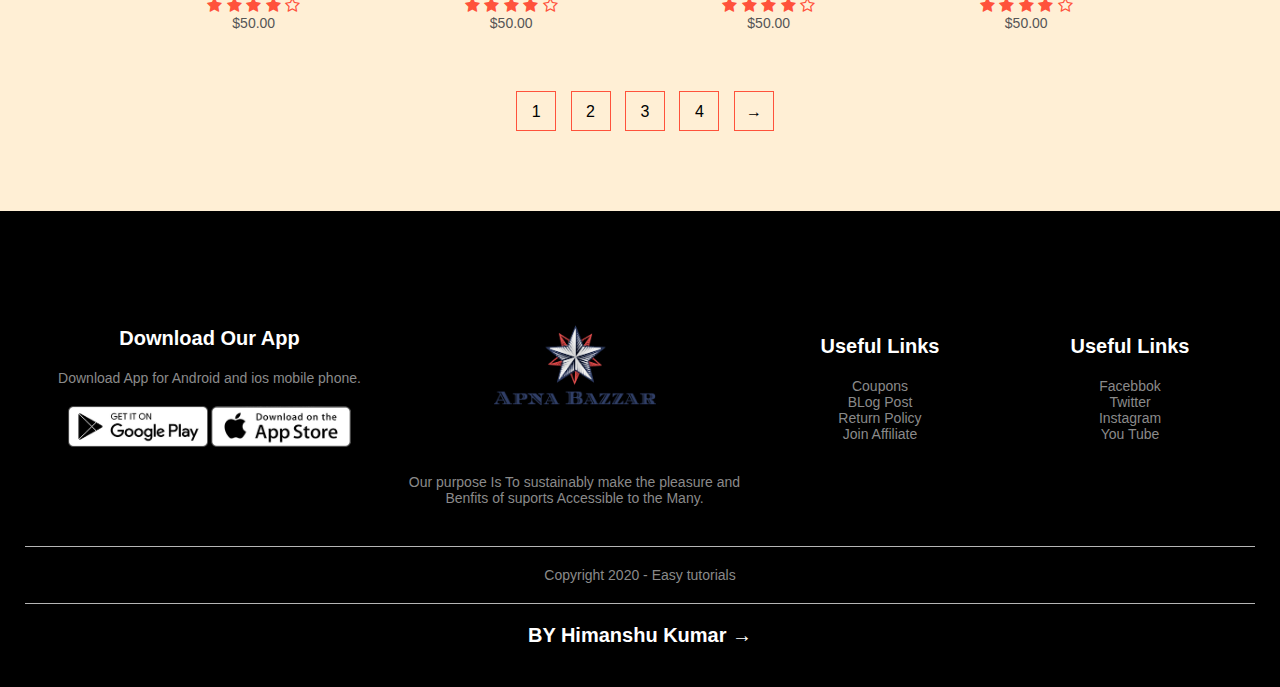
<file: products.html>
<!DOCTYPE html>
<html lang="en">

<head>
    <meta charset="UTF-8">
    <meta name="viewport" content="width=device-width, initial-scale=1.0">
    <title>All Products - Apna Bazzar</title>

    <link rel="stylesheet" href="style.css">
    <link href="https://fonts.googleapis.com/css2?family=Poppins:wght@200;300;400;500;600;700&display=swap"
        rel="stylesheet">
    <link rel="stylesheet" href="https://stackpath.bootstrapcdn.com/font-awesome/4.7.0/css/font-awesome.min.css">
</head>

<body>

    <div class="container">

        <div class="navbar">
            <div class="logo">
                <img src="images/logo.png" width="125px">
            </div>
            <nav>
                <ul id="MenuItems">
                    <li><a href="">Home</a></li>
                    <li><a href="">Product</a></li>
                    <li><a href="">About</a></li>
                    <li><a href="">Contact</a></li>
                    <li><a href="">Account</a></li>
                </ul>
            </nav>
            <img src="images/cart.png" width="30px" height="30px">
            <img src="images/menu.png" class="menu-icon" onclick="menutoggle()">
        </div>

    </div>

    <div class="small-container">
        <div class="row row-2">
            <h2>All Products</h2>
            <select>
                <option> Default Shorting</option>
                <option> Short by price</option>
                <option> Short by popularity</option>
                <option> Short by rating </option>
                <option> Short by sale</option>
            </select>
        </div>
        <div class="row">
            <div class="col-4">
                <img src="images/product-1.jpg">
                <h4>Red Printed T-Shirt</h4>
                <div class="rating">
                    <i class="fa fa-star"></i>
                    <i class="fa fa-star"></i>
                    <i class="fa fa-star"></i>
                    <i class="fa fa-star"></i>
                    <i class="fa fa-star-o"></i>

                </div>
                <p>$50.00</p>
            </div>
            <div class="col-4">
                <img src="images/product-2.jpg">
                <h4>Red Printed T-Shirt</h4>
                <div class="rating">
                    <i class="fa fa-star"></i>
                    <i class="fa fa-star"></i>
                    <i class="fa fa-star"></i>
                    <i class="fa fa-star-half-o"></i>
                    <i class="fa fa-star-o"></i>

                </div>
                <p>$50.00</p>
            </div>
            <div class="col-4">
                <img src="images/product-3.jpg">
                <h4>Red Printed T-Shirt</h4>
                <div class="rating">
                    <i class="fa fa-star"></i>
                    <i class="fa fa-star"></i>
                    <i class="fa fa-star"></i>
                    <i class="fa fa-star"></i>
                    <i class="fa fa-star-half-o"></i>

                </div>
                <p>$50.00</p>
            </div>
            <div class="col-4">
                <img src="images/product-4.jpg">
                <h4>Red Printed T-Shirt</h4>
                <div class="rating">
                    <i class="fa fa-star"></i>
                    <i class="fa fa-star"></i>
                    <i class="fa fa-star"></i>
                    <i class="fa fa-star"></i>
                    <i class="fa fa-star-o"></i>

                </div>
                <p>$50.00</p>
            </div>
        </div>
        <div class="row">
            <div class="col-4">
                <img src="images/product-5.jpg">
                <h4>Red Printed T-Shirt</h4>
                <div class="rating">
                    <i class="fa fa-star"></i>
                    <i class="fa fa-star"></i>
                    <i class="fa fa-star"></i>
                    <i class="fa fa-star"></i>
                    <i class="fa fa-star-o"></i>

                </div>
                <p>$50.00</p>
            </div>
            <div class="col-4">
                <img src="images/product-6.jpg">
                <h4>Red Printed T-Shirt</h4>
                <div class="rating">
                    <i class="fa fa-star"></i>
                    <i class="fa fa-star"></i>
                    <i class="fa fa-star"></i>
                    <i class="fa fa-star-half-o"></i>
                    <i class="fa fa-star-o"></i>

                </div>
                <p>$50.00</p>
            </div>
            <div class="col-4">
                <img src="images/product-7.jpg">
                <h4>Red Printed T-Shirt</h4>
                <div class="rating">
                    <i class="fa fa-star"></i>
                    <i class="fa fa-star"></i>
                    <i class="fa fa-star"></i>
                    <i class="fa fa-star"></i>
                    <i class="fa fa-star-half-o"></i>

                </div>
                <p>$50.00</p>
            </div>
            <div class="col-4">
                <img src="images/product-8.jpg">
                <h4>Red Printed T-Shirt</h4>
                <div class="rating">
                    <i class="fa fa-star"></i>
                    <i class="fa fa-star"></i>
                    <i class="fa fa-star"></i>
                    <i class="fa fa-star"></i>
                    <i class="fa fa-star-o"></i>
                </div>
                <p>$50.00</p>
            </div>
            <div class="col-4">
                <img src="images/product-9.jpg">
                <h4>Red Printed T-Shirt</h4>
                <div class="rating">
                    <i class="fa fa-star"></i>
                    <i class="fa fa-star"></i>
                    <i class="fa fa-star"></i>
                    <i class="fa fa-star"></i>
                    <i class="fa fa-star-o"></i>
                </div>
                <p>$50.00</p>
            </div>
            <div class="col-4">
                <img src="images/product-10.jpg">
                <h4>Red Printed T-Shirt</h4>
                <div class="rating">
                    <i class="fa fa-star"></i>
                    <i class="fa fa-star"></i>
                    <i class="fa fa-star"></i>
                    <i class="fa fa-star"></i>
                    <i class="fa fa-star-o"></i>
                </div>
                <p>$50.00</p>
            </div>
            <div class="col-4">
                <img src="images/product-11.jpg">
                <h4>Red Printed T-Shirt</h4>
                <div class="rating">
                    <i class="fa fa-star"></i>
                    <i class="fa fa-star"></i>
                    <i class="fa fa-star"></i>
                    <i class="fa fa-star"></i>
                    <i class="fa fa-star-o"></i>
                </div>
                <p>$50.00</p>
            </div>
            <div class="col-4">
                <img src="images/product-12.jpg">
                <h4>Red Printed T-Shirt</h4>
                <div class="rating">
                    <i class="fa fa-star"></i>
                    <i class="fa fa-star"></i>
                    <i class="fa fa-star"></i>
                    <i class="fa fa-star"></i>
                    <i class="fa fa-star-o"></i>
                </div>
                <p>$50.00</p>
            </div>
        </div>
        <div class="page-btn">
            <span>1</span>
            <span>2</span>
            <span>3</span>
            <span>4</span>
            <span>&#8594;</span>
        </div>
    </div>

    <!----------------------------------------footer------------------------------------>
    <div class="footer">
        <div class="container">
            <div class="row">
                <div class="footer-col-1">
                    <h3>Download Our App</h3>
                    <p>Download App for Android and ios mobile phone.</p>
                    <div class="app-logo">
                        <img src="images/play-store.png">
                        <img src="images/app-store.png">
                    </div>
                </div>
                <div class="footer-col-2">
                    <img src="images/logo.png">
                    <p>Our purpose Is To sustainably make the pleasure and Benfits of suports Accessible to the Many.
                    </p>
                </div>
                <div class="footer-col-3">
                    <h3>Useful Links</h3>
                    <ul>
                        <li>Coupons</li>
                        <li>BLog Post</li>
                        <li>Return Policy</li>
                        <li>Join Affiliate</li>
                    </ul>
                </div>
                <div class="footer-col-4">
                    <h3>Useful Links</h3>
                    <ul>
                        <li>Facebbok</li>
                        <li>Twitter</li>
                        <li>Instagram</li>
                        <li>You Tube</li>
                    </ul>
                </div>
            </div>
            <hr>
            <p class="copyright">Copyright 2020 - Easy tutorials</p>
            <hr>

            <h3> BY Himanshu Kumar &#8594;</h3>
        </div>
    </div>
    <!--------------------------------js for toggle menu-------------------------------->
    <script>
        var MenuItems = document.getElementById("MenuItems");
        MenuItems.style.maxHeight = "Opx";

        function menutoggle() {
            if (MenuItems.style.maxHeight == "0px") {
                MenuItems.style.maxHeight = "200px"
            } else {
                MenuItems.style.maxHeight == "0px"
            }
        }
    </script>
</body>

</html>
</file>
<file: style.css>
* {
    margin: 0;
    padding: 0;
    box-sizing: border-box;
}

body {
    font-family: 'Poppins', sans-serif;

}

.navbar {
    display: flex;
    align-items: center;
    padding: 20px;
}

nav {
    flex: 1;
    text-align: right;

}

nav ul {
    display: inline-block;
    list-style-type: none;
}

nav ul li {
    display: inline-block;
    margin-right: 20px;
}

a {
    text-decoration: none;
    color: #555;
}

p {
    color: #555;
}

.container {
    max-width: 1300px;
    margin: auto;
    padding-left: 25px;
    padding-right: 25px;
}

.row {
    display: flex;
    align-items: center;
    flex-wrap: wrap;
    justify-content: space-around;
}

.col-2 {
    flex-basis: 50%;
    min-width: 300px;
}

.col-2 img {
    max-width: 100%;
    padding: 50px 0;
}

.col-2 h1 {
    font-size: 50px;
    line-height: 60px;
    margin: 25px 0;
}

.btn {
    display: inline-block;
    background: #ff523b;
    color: #fff;
    padding: 8px 30px;
    margin: 30px 0;
    border-radius: 30px;
}

.btn:hover {
    background: #563434;
}

.header {
    background: radial-gradient(#fff, #ffd6d6);
}

.header .row {
    margin-top: 70px;
}

.categories {
    margin: 70px 0;
}

.col-3 {
    flex-basis: 30%;
    min-width: 250px;
    margin-bottom: 30px;
}

.col-3 img {
    width: 100%;
}

.small-container {
    max-width: 1080px;
    margin: auto;
    padding-left: 25px;
    padding-right: 25px;
}

.col-4 {
    flex-basis: 25%;
    padding: 10px;
    min-width: 200px;
    margin-bottom: 50px;
    transition: transform 0.5s;
}

.col-4 img {
    width: 100%;
}

.title {
    text-align: center;
    margin: 0 auto 80px;
    position: relative;
    line-height: 60px;
    color: #555;
}

.title::after {
    content: "";
    background: #ff523b;
    width: 80px;
    height: 5px;
    border-radius: 5px;
    position: absolute;
    bottom: 0;
    left: 50%;
    transform: translateX(-50%);
}

h4 {
    color: #555;
    font-weight: normal;
}

.col-4 p {
    font-size: 14px;
}

.rating .fa {
    color: #ff523b;
}

.col-4:hover {
    transform: translateY(-5px);
}

/*-----------------------Offer --------------------------------------------------------------------------*/

.offer {
    background: radial-gradient(#fff, #ffd6d6);
    margin-top: 80px;
    padding: 30px 0;
}

.col-2 .offer-img {
    padding: 50px;
}

small {
    color: #555;
}

/*---------------------testinomial---------------------------------------------------*/
.testinomial {
    padding-top: 100px;
}

.testinomial .col-3 {
    text-align: center;
    padding: 40px 20px;
    box-shadow: 0 0 20px 0px rgba(0, 0, 0, 0.1);
}

.testinomial .col-3 img {
    width: 50px;
    margin-top: 20px;
    border-radius: 50%;
}

.testinomial .col-3:hover {
    transform: translateY(-10px);
}

.fa.fa-quote-left {
    font-size: 34px;
    color: #ff523b;
}

.col-3 p {
    font-size: 12px;
    margin: 12px 0;
    color: #777;
}

.testinomial .col-3 h3 {
    font-weight: 600;
    color: #555;
    font-size: 16px;
}

/*-----------------------------------------------------------brands---------------------------------------------------*/

.brands {
    margin: 100px auto;
}

.col-5 {
    width: 160px;
}

.col-5 img {
    width: 100%;
    cursor: pointer;
    filter: grayscale(100%);
}

.col-5 img:hover {
    filter: grayscale(0);
}

/************************************footer********************************/

.footer {
    background: #000;
    color: #8a8a8a;
    font-size: 14px;
    padding: 60px 0 20px;
}

.footer p {
    color: #8a8a8a;
}

.footer h3 {
    color: #fff;
    margin-bottom: 20px;
}

.footer-col-1,
.footer-col-2,
.footer-col-3,
.footer-col-4 {
    min-width: 250px;
    margin-bottom: 20px;
}

.footer-col-1 {
    flex-basis: 30%;
}

.footer-col-2 {
    flex: 1;
    text-align: center;
}

.footer-col-2 img {
    width: 180px;
    margin-bottom: 20px;
}

.footer-col-3,
.footer-col-4 {
    flex-basis: 12%;
    text-align: center;
}

ul {
    list-style-type: none;
}

.app-logo {
    margin-top: 20px;
}

.app-logo img {
    width: 140px;
}

.footer hr {
    border: none;
    background: #b5b5b5;
    height: 1px;
    margin: 20px 0;
}

.copyright {
    text-align: center;
}

h4 {
    text-align: center;
    font-size: 20px;
}

h5 {
    text-align: center;
    font-size: 20px;
}

h3 {
    text-align: center;
    font-size: 20px;
}

.menu-icon {
    width: 28px;
    margin-left: 20px;
}

/********************************media query for menu*****************************/
@media only screen and (max-width : 800px) {
    nav ul {
        position: absolute;
        top: 70px;
        left: 0;
        background: #333;
        width: 100%;
        overflow: hidden;
        transition: max-height 0.5s;
    }

    nav ul li {
        display: block;
        margin-right: 50px;
        margin-top: 10px;
        margin-bottom: 10px;
    }

    nav ul li a {
        color: #fff;
    }

    .menu-icon {
        display: block;
        cursor: pointer;
    }
}

/*********All products page***************/
.row-2 {
    justify-content: space-between;
    margin: 100px auto 50px;
}

select {
    border: 1px solid #ff523b;
    padding: 5px;
}

select:focus {
    outline: none;
}

.page-btn {
    margin: 0 auto 80px;
}

.page-btn span {
    display: inline-block;
    border: 1px solid #ff523b;
    margin-left: 10px;
    width: 40px;
    height: 40px;
    text-align: center;
    line-height: 40px;
    cursor: pointer;
}

.page-btn span:hover {
    background: #ff523b;
    color: #fff;
}

/*********single product details**********/
.single-product {
    margin-top: 80px;
}

.single-product .col-2 img {
    padding: 0;
}

.single-product .col-2 {
    padding: 20px;
}

.single-product h4 {
    margin: 20px 0;
    font-size: 22px;
    font-weight: bold;
}

.single-product select {
    display: block;
    padding: 10px;
    margin-top: 20px;
}

.single-product input {
    width: 30px;
    height: 40px;
    padding-left: 10px;
    font-size: 20px;
    margin-right: 10px;
    border: 1px solid #ff523b;
}

input:focus {
    outline: none;
}

.single-product .fa {
    color: #ff523b;
    margin-left: 10px;
}

.small-img-row {
    display: flex;
    justify-content: space-between;
}

.small-img-col {
    flex-basis: 24%;
    cursor: pointer;
}

/**********************************cart items***************************/
.cart-page {
    margin: 80px auto;
}

table {
    width: 100%;
    border-collapse: collapse;
}

.cart-info {
    display: flex;
    flex-wrap: wrap;
}

th {
    text-align: left;
    padding: 5px;
    color: #fff;
    background: #ff523b;
    font-weight: normal;
}

td {
    padding: 10px 5px;
}

td input {
    width: 40px;
    height: 30px;
    padding: 5px;
}

td a {
    color: #ff523b;
    font-size: 12px;
}

td img {
    width: 80px;
    height: 80px;
    margin-right: 10px;
}

.total-price {
    display: flex;
    justify-content: flex-end;
}

.total-price table {
    border-top: 3px solid #ff523b;
    width: 100%;
    max-width: 400px;
}

td:last-child {
    text-align: right;
}

th:last-child {
    text-align: right;
}

/**************account page*****************/
.account-page {
    padding: 50px 0;
    background: radial-gradient(#fff, #ffd6d6);
}

.form-container {
    background: #fff;
    width: 300px;
    height: 400px;
    position: relative;
    text-align: center;
    padding: 20px 0;
    margin: auto;
    box-shadow: 0 0 20px 0px rgba(0, 0, 0, 0.1);
    overflow: hidden;
}

.form-container span {
    font-weight: bold;
    padding: 0 10px;
    color: #555;
    cursor: pointer;
    width: 100px;
    display: inline-block;
}

.form-btn {
    display: inline-block;
}

.form-container form {
    max-width: 300px;
    padding: 0 20px;
    position: absolute;
    top: 130px;
    transition: transform 1s;
}

form input {
    width: 100%;
    height: 30px;
    margin: 10px 0;
    border: 1px solid #ccc;
}

form .btn {
    width: 100%;
    border: none;
    cursor: pointer;
    margin: 10px 0;
}

form .btn:focus {
    outline: none;
}

#LoginForm {
    left: -300px;
}

#RegForm {
    left: 0;
}

form a {
    font-size: 12px;
}

#Indicator {
    width: 100px;
    border: none;
    background: #ff523b;
    height: 3px;
    margin-top: 8px;
    transform: translateX(100px);
    transition: transform 1s;
}


/*****************************Contact page***************************************/
body {

    margin: 0;
    padding: 0;
    background-color: rgb(255, 239, 213);
    text-align: center;
    background-size: cover;
    background-position: center;
    font-family: sans-serif;
}

.contact-title {
    margin-top: 30px;
    color: black;
    text-transform: uppercase;
    transition: all 4s ease-in-out;
}

.contact-title h1 {
    font-size: 50px;
    line-height: 100px;
    text-align: center;
}

.contact-title h2 {
    padding-top: 30px;
    font-size: 18px;
    line-height: 10px;
    text-align: center;
}

.contact-title h3 {
    padding-top: 30px;
    font-size: 18px;
    line-height: 10px;
    text-align: center;
}

form {
    margin-top: 10px;
    transition: all 4s ease-in-out;
}

.form-control {
    width: 300px;
    background: transparent;
    border: none;
    outline: none;
    border-bottom: 1px solid #ff523b;
    color: black;
    font-size: 20px;
    margin-bottom: 16px;
}

input {
    height: 45px;
}

form .submit {
    background: #ff5722;
    border-color: transparent;
    color: #fff;
    font-size: 20px;
    font-weight: bold;
    letter-spacing: 2px;
    height: 50px;
    margin-top: 20px;
}

form .submit:hover {
    background-color: #f44336;
    cursor: pointer;
}



















/*********** media quesry for less than 600 screen size********************/
@media only screen and (max-width : 600px) {
    .row {
        text-align: center;
    }

    .col-2,
    .col-3,
    .col-4 {
        flex-basis: 100%;
    }

    .single-product .row {
        text-align: left;
    }

    .single-product .col-2 {
        padding: 20px 0;
    }

    .single-product h1 {
        font-size: 26px;
        line-height: 32px;
    }

    .cart-info p {
        display: none;
    }
}
</file>
